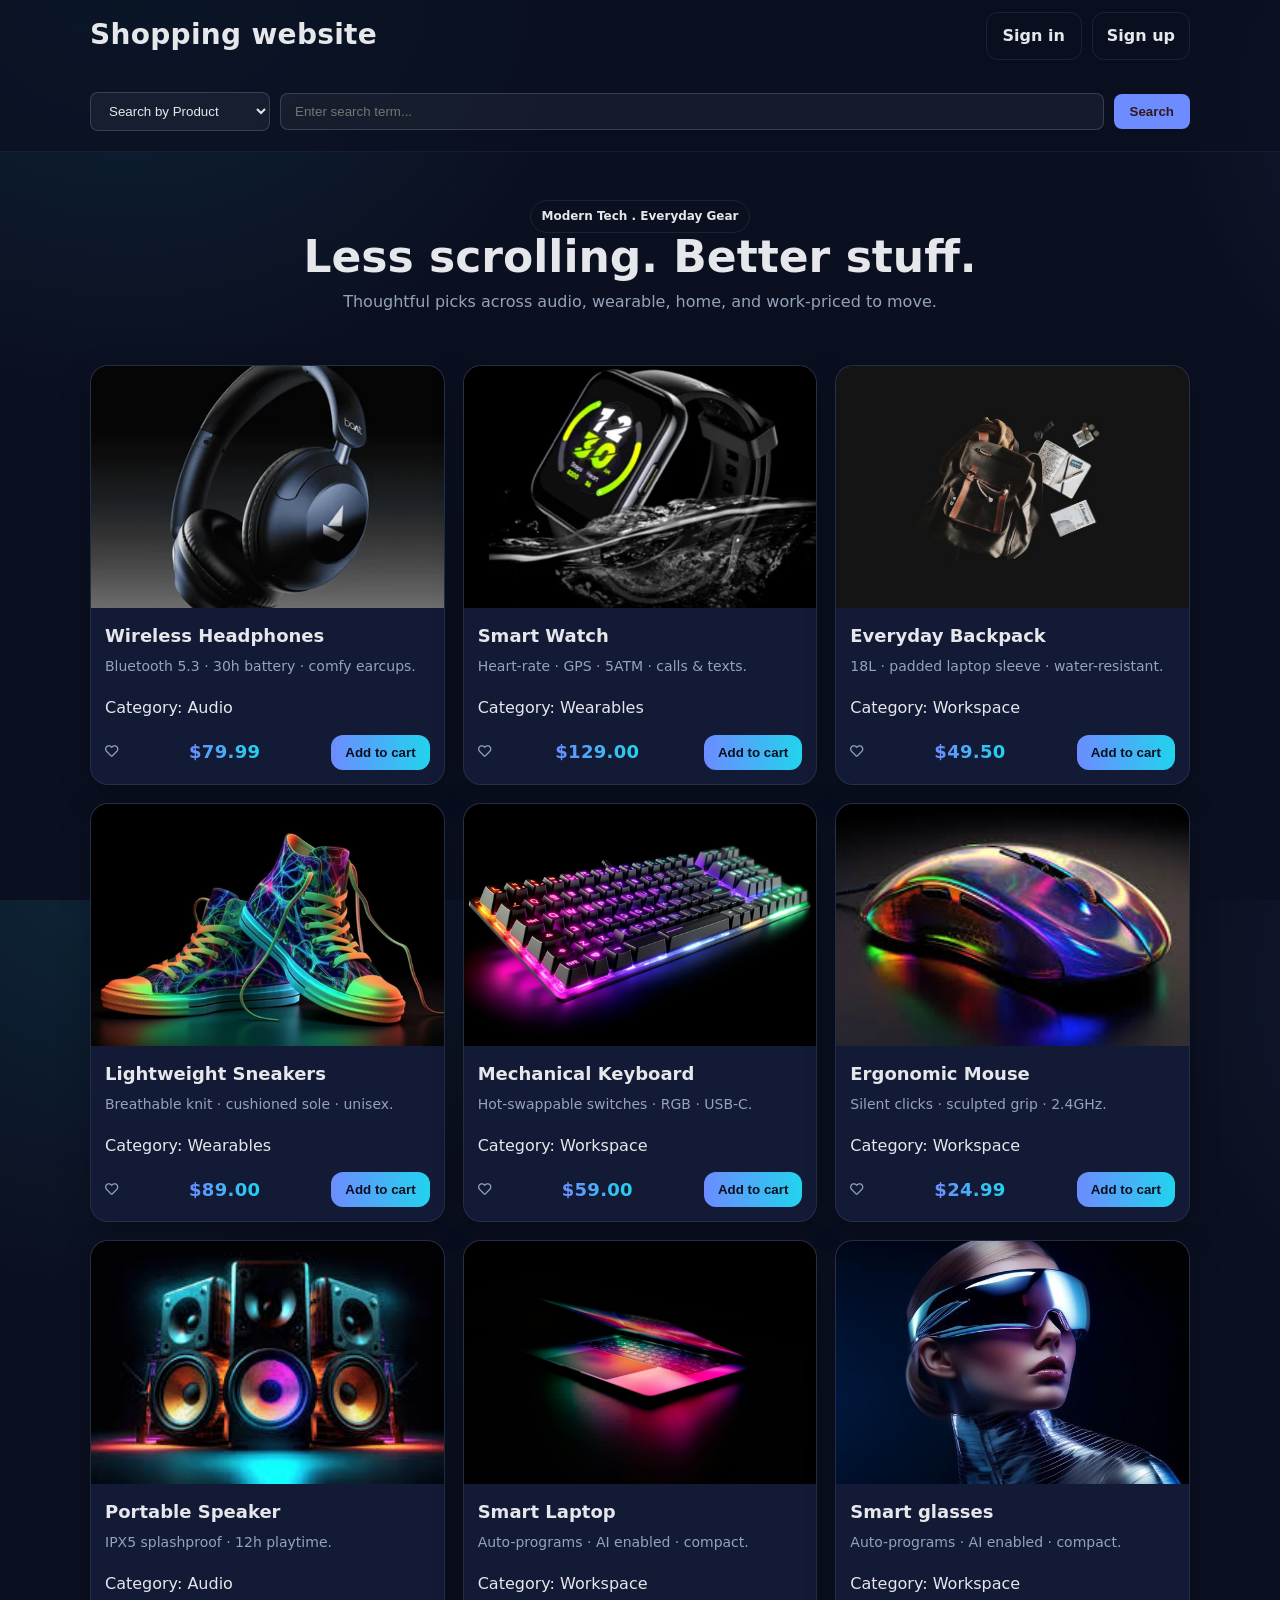
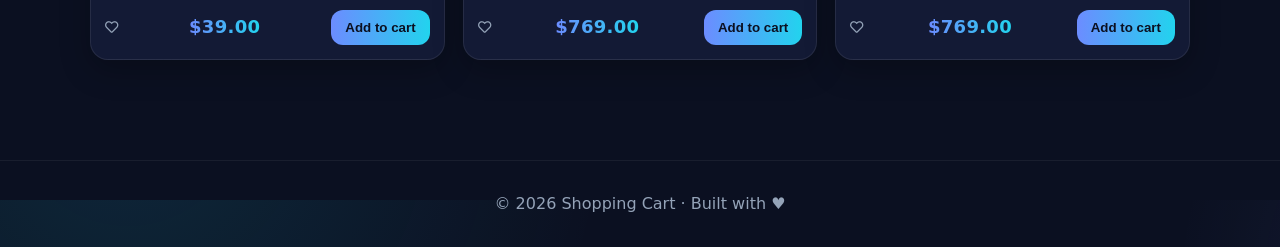
<file: index.html>
<!DOCTYPE html>
<html lang="en">
<head>
    <meta charset="UTF-8">
    <meta http-equiv="X-UA-Compatible" content="IE=edge">
    <meta name="viewport" content="width=device-width, initial-scale=1.0">
    <title>Shopping Cart || Home Page</title>
    <link rel="stylesheet" href="css/style.css"/>
    <link rel="stylesheet" href="css/all.css"/>
   
</head>
<body>

    <header>
         <div class="container">

             <div class="header-content">
                <a href="index.html" class="brand">Shopping website</a>

              <nav>
  <ul id="links">
    <li><a href="login.html">Sign in</a></li>
    <li><a href="register.html">Sign up</a></li>
  </ul>

  <ul id="user_info">
    <li><a href="#" id="user"></a></li>

    <li class="cart_wrapper">
      <a href="#" id="cart-toggle" class="shopping_cart">
        <i class="fas fa-shopping-cart"></i>
        <span class="cart-count">0</span>
      </a>

      <div class="carts_products" id="cart-dropdown">
      </div> </li>

    <li><a href="#" id="logout">Logout</a></li>
  </ul>
</nav>

             </div>
              
         </div>
         
    <section class="search-bar container">
  <select id="search-type" class="search-select">
    <option value="product">Search by Product</option>
    <option value="category">Search by Category</option>
  </select>

  <input id="search-input" type="text" class="search-input" placeholder="Enter search term...">
  <button id="search-btn" class="btn">Search</button>
</section>

</header>
    

    <main>
    <section class="hero">
      <div class="container">
        <span class="badge">Modern Tech . Everyday Gear</span>
        <h1>Less scrolling. Better stuff.</h1>
        <p>Thoughtful picks across audio, wearable, home, and work-priced to move.</p>
      </div>
    </section>

    <section class="products-section">
      <div class="container">
        <div class="products-grid">
                    <!-- 1: Wireless Headphones -->
          <article class="card" data-sku="AUD-WH100" data-price="79.99" data-category="Audio">
            <div class="card-media">
              <img src="images/headphones.webp" alt="Wireless Headphones" />
            </div>
            <div class="card-body">
              <h3 class="card-title">Wireless Headphones</h3>
              <p class="card-desc">Bluetooth 5.3 · 30h battery · comfy earcups.</p>
              <p class="card-category">Category: <span>Audio</span></p>
              <div class="card-row">
                <span class="price">$79.99</span>
                <button class="btn" type="button">Add to cart</button>
              </div>
            </div>
          </article>

          <!-- 2: Smart Watch -->
          <article class="card" data-sku="WRB-SW200" data-price="129.00" data-category="Wearables">
            <div class="card-media">
              <img src="images/smartwatch.webp" alt="Smart Watch"/>
            </div>
            <div class="card-body">
              <h3 class="card-title">Smart Watch</h3>
              <p class="card-desc">Heart-rate · GPS · 5ATM · calls & texts.</p>
              <p class="card-category">Category: <span>Wearables</span></p>
              <div class="card-row">
                <span class="price">$129.00</span>
                <button class="btn" type="button">Add to cart</button>
              </div>
            </div>
          </article>

          <!-- 3: Everyday Backpack -->
          <article class="card" data-sku="BAG-BP310" data-price="49.50" data-category="Workspace">
            <div class="card-media">
              <img src="images/backpack.jpg" alt="Everyday Backpack"/>
            </div>
            <div class="card-body">
              <h3 class="card-title">Everyday Backpack</h3>
              <p class="card-desc">18L · padded laptop sleeve · water-resistant.</p>
              <p class="card-category">Category: <span>Workspace</span></p>
              <div class="card-row">
                <span class="price">$49.50</span>
                <button class="btn" type="button">Add to cart</button>
              </div>
            </div>
          </article>

          <!-- 4: Lightweight Sneakers -->
          <article class="card" data-sku="FTW-SN901" data-price="89.00" data-category="Wearables">
            <div class="card-media">
              <img src="images/sneakers.jpg" alt="Lightweight Sneakers"/>
            </div>
            <div class="card-body">
              <h3 class="card-title">Lightweight Sneakers</h3>
              <p class="card-desc">Breathable knit · cushioned sole · unisex.</p>
              <p class="card-category">Category: <span>Wearables</span></p>
              <div class="card-row">
                <span class="price">$89.00</span>
                <button class="btn" type="button">Add to cart</button>
              </div>
            </div>
          </article>

          <!-- 5: Mechanical Keyboard -->
          <article class="card" data-sku="WRK-KB550" data-price="59.00" data-category="Workspace">
            <div class="card-media">
              <img src="images/keyboard.png" alt="Mechanical Keyboard"/>
            </div>
            <div class="card-body">
              <h3 class="card-title">Mechanical Keyboard</h3>
              <p class="card-desc">Hot-swappable switches · RGB · USB-C.</p>
              <p class="card-category">Category: <span>Workspace</span></p>
              <div class="card-row">
                <span class="price">$59.00</span>
                <button class="btn" type="button">Add to cart</button>
              </div>
            </div>
          </article>

          <!-- 6: Ergonomic Mouse -->
          <article class="card" data-sku="WRK-MS410" data-price="24.99" data-category="Workspace">
            <div class="card-media">
              <img src="images/mouse.jpeg" alt="Ergonomic Mouse"/>
            </div>
            <div class="card-body">
              <h3 class="card-title">Ergonomic Mouse</h3>
              <p class="card-desc">Silent clicks · sculpted grip · 2.4GHz.</p>
              <p class="card-category">Category: <span>Workspace</span></p>
              <div class="card-row">
                <span class="price">$24.99</span>
                <button class="btn" type="button">Add to cart</button>
              </div>
            </div>
          </article>

          <!-- 7: Portable Speaker -->
          <article class="card" data-sku="AUD-SP310" data-price="39.00" data-category="Audio">
            <div class="card-media">
              <img src="images/speaker.jpeg" alt="Portable Speaker"/>
            </div>
            <div class="card-body">
              <h3 class="card-title">Portable Speaker</h3>
              <p class="card-desc">IPX5 splashproof · 12h playtime.</p>
              <p class="card-category">Category: <span>Audio</span></p>
              <div class="card-row">
                <span class="price">$39.00</span>
                <button class="btn" type="button">Add to cart</button>
              </div>
            </div>
          </article>

          <!-- 8: Smart laptop -->
          <article class="card" data-sku="HOME-BL220" data-price="769.00" data-category="Workspace">
            <div class="card-media">
              <img src="images/laptop.jpeg" alt="Smart laptop"/>
            </div>
            <div class="card-body">
              <h3 class="card-title">Smart Laptop</h3>
              <p class="card-desc">Auto-programs · AI enabled · compact.</p>
              <p class="card-category">Category: <span>Workspace</span></p>
              <div class="card-row">
                <span class="price">$769.00</span>
                <button class="btn" type="button">Add to cart</button>
              </div>
            </div>
          </article>


          <!-- 8: Smart glasses -->
          <article class="card" data-sku="HOME-BL220" data-price="769.00" data-category="Workspace">
            <div class="card-media">
              <img src="images/glasses.jpg" alt="Smart glasses"/>
            </div>
            <div class="card-body">
              <h3 class="card-title">Smart glasses</h3>
              <p class="card-desc">Auto-programs · AI enabled · compact.</p>
              <p class="card-category">Category: <span>Workspace</span></p>
              <div class="card-row">
                <span class="price">$769.00</span>
                <button class="btn" type="button">Add to cart</button>
              </div>
            </div>
          </article>

        </div>
      </div>
    </section>
  </main>
  <footer>
    <div class="container">&copy; <span id="year"></span> Shopping Cart · Built with ♥</div>
  </footer>

  <script>
    document.getElementById('year').textContent = new Date().getFullYear();
  </script>

    

<script src="https://cdn.jsdelivr.net/npm/jquery@3.5.1/dist/jquery.slim.min.js"></script>
<script src="https://cdn.jsdelivr.net/npm/popper.js@1.16.1/dist/umd/popper.min.js"></script>
<script src="https://cdn.jsdelivr.net/npm/bootstrap@4.6.1/dist/js/bootstrap.bundle.min.js"></script>
<script src="js/user.js"></script>
<script src="js/script.js"></script>



</body>
</html>
</file>
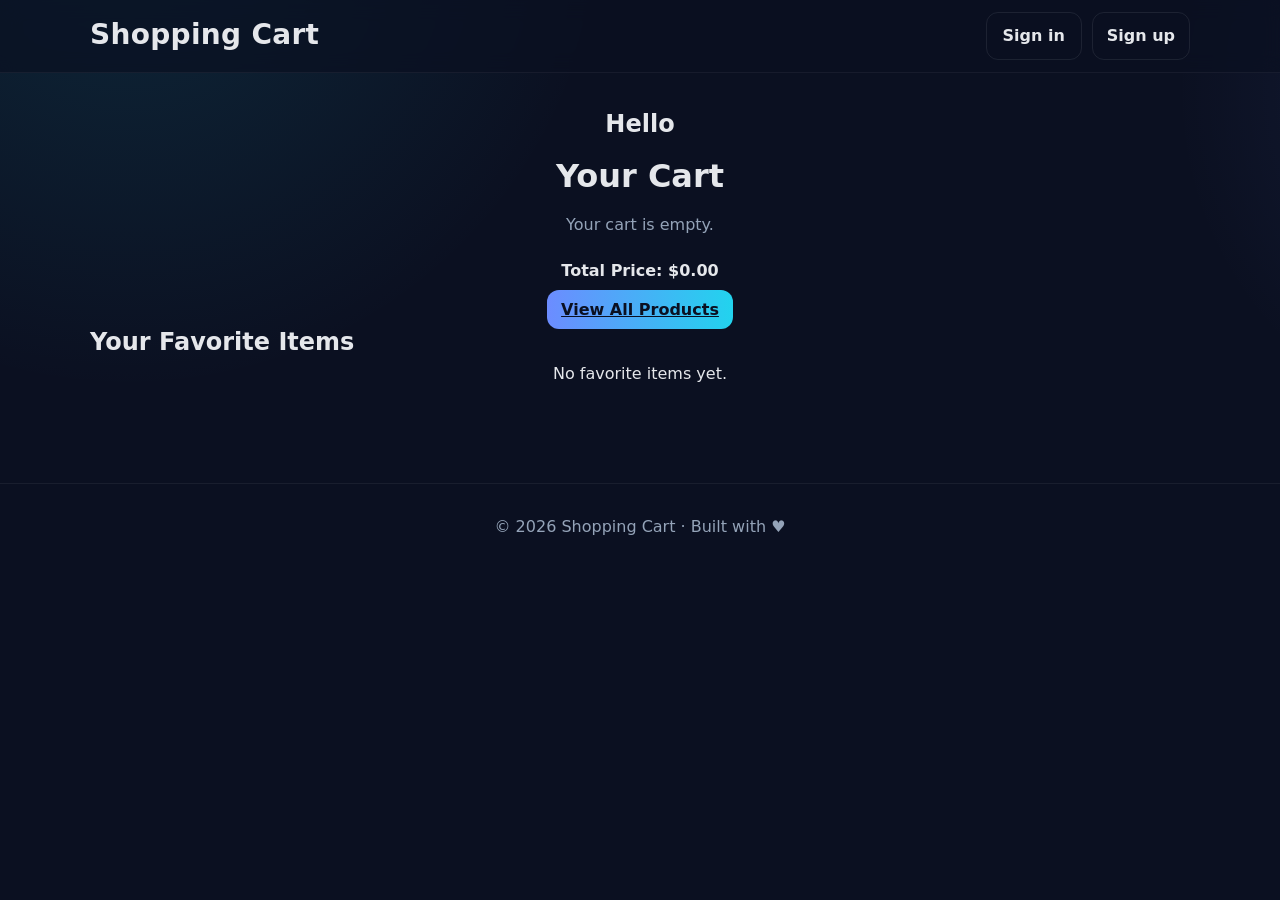
<file: cart.html>
<!DOCTYPE html>
<html lang="en">
<head>
  <meta charset="UTF-8" />
  <meta name="viewport" content="width=device-width, initial-scale=1.0" />
  <title>Your Cart</title>
  <link rel="stylesheet" href="css/style.css" />
</head>
<body>
  <header>
    <div class="container">
      <div class="header-content">
        <a href="index.html" class="brand">Shopping Cart</a>
        <nav>
  <ul id="links">
    <li><a href="login.html">Sign in</a></li>
    <li><a href="register.html">Sign up</a></li>
  </ul>

  <ul id="user_info" style="display:none">
    <li><a href="#" id="user"></a></li>

    <li class="cart-wrapper">
      <a href="cart.html" class="shopping_cart">
        Cart (<span class="cart-count">0</span>)
      </a>
      <div class="carts-products" style ="display:none">
        <div id="cart-dropdown"></div>
      </div>
    </li>

    <li><a href="#" id="logout">Logout</a></li>
  </ul>
</nav>


      </div>
    </div>
  </header>

  <main class="container" style="padding:32px 0 60px;">
  <h2 id="hello" class="center" style="margin-bottom:8px;"></h2>
  <h1 class="center">Your Cart</h1>

  <p id="cart-empty" class="center" style="margin-top:10px;color:var(--muted);display:none">
    Your cart is empty.
  </p>

  <div id="cart-list" class="cart-list"></div>

  <div class="center" style="margin-top:20px;font-weight:800">
    Total Price: <span id="cart-grand">$0.00</span>
  </div>

  <div class="center" style="margin-top:14px;">
    <a class="btn" href="index.html">View All Products</a>
  </div>





<section class="favorites">
  <h2>Your Favorite Items</h2>
  <p id="fav-empty" class="center">No favorite items yet.</p>
  <div id="favorites-list"></div>
</section>
</main>


  <footer>
    <div class="container">&copy; <span id="year"></span> Shopping Cart · Built with ♥</div>
  </footer>

  <script>document.getElementById('year').textContent = new Date().getFullYear();</script>
  <script src="js/user.js"></script>
  <script src="js/carts.js"></script>
  <script src="js/script.js"></script>

  

</body>
</html>
</file>
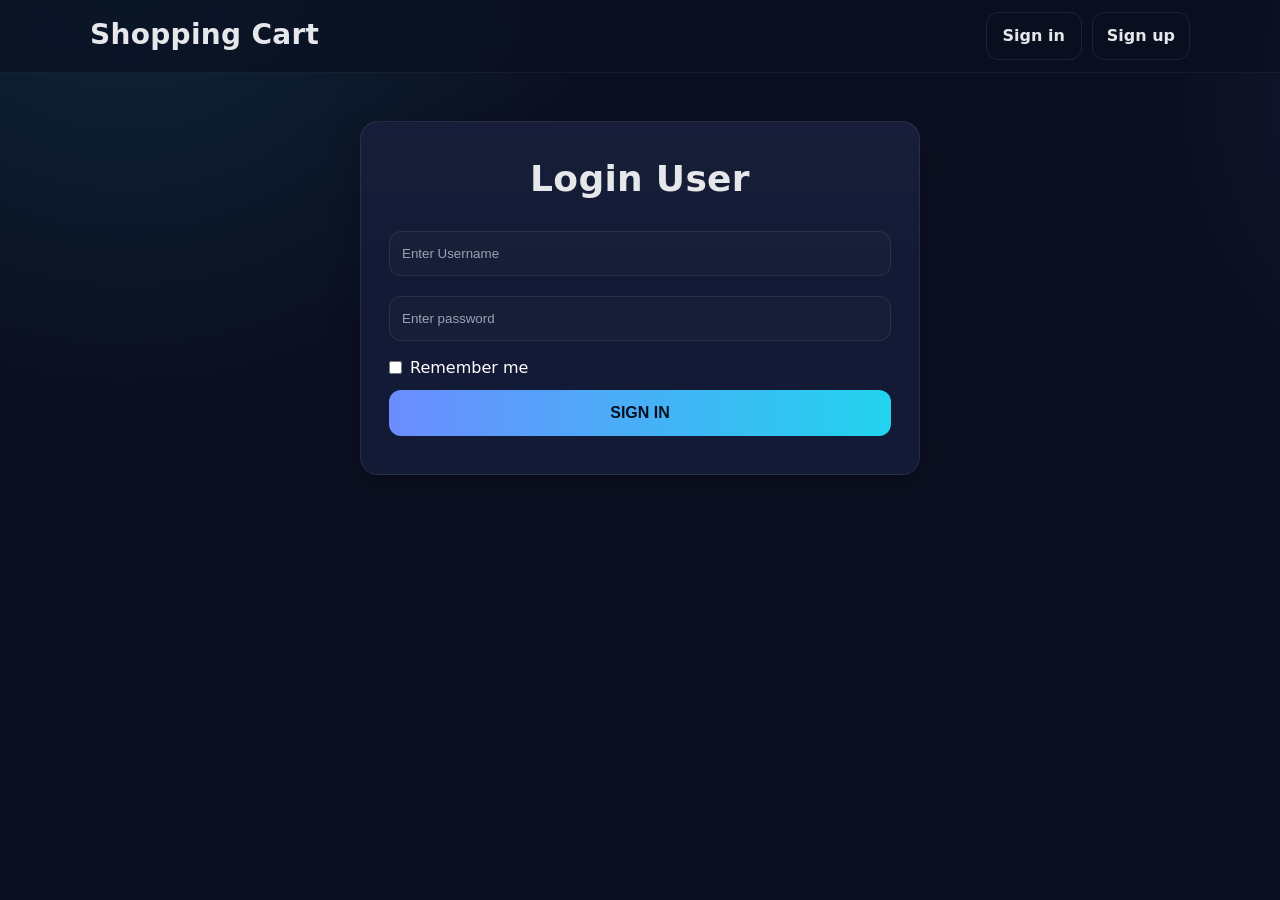
<file: login.html>
<!DOCTYPE html>
<html lang="en">
<head>
    <meta charset="UTF-8">
    <meta http-equiv="X-UA-Compatible" content="IE=edge">
    <meta name="viewport" content="width=, initial-scale=1.0">
    <title>Shopping Cart || Login Page</title>
    <link rel="stylesheet" href="css/style.css"/>
    <link rel="stylesheet" href="css/all.css"/>
   
</head>
<body>

    <header>
         <div class="container">

             <div class="header-content">
                <a href="index.html" class="brand">Shopping Cart</a>

              <nav>
                  <ul>
                      <li><a href="login.html">Sign in</a></li>
                      <li><a href="register.html">Sign up</a></li>
                  </ul>
              </nav>
             </div>
              
         </div>
    </header>
    
    <section class="section-form">
        <h2>Login User</h2>
        <form>
  <input type="text" placeholder="Enter Username" id="username">
  <input type="password" placeholder="Enter password" id="password">

  <div class="remember-row">
    <label>
      <input type="checkbox" id="remember_me">
      <span>Remember me</span>
    </label>
  </div>

  <input type="submit" value="sign in" id="sign_in">
</form>

    

<script src="https://cdn.jsdelivr.net/npm/jquery@3.5.1/dist/jquery.slim.min.js"></script>
<script src="https://cdn.jsdelivr.net/npm/popper.js@1.16.1/dist/umd/popper.min.js"></script>
<script src="https://cdn.jsdelivr.net/npm/bootstrap@4.6.1/dist/js/bootstrap.bundle.min.js"></script>
<script src="js/login.js"></script>
<script src="js/user.js"></script>

</body>
</html>
</file>
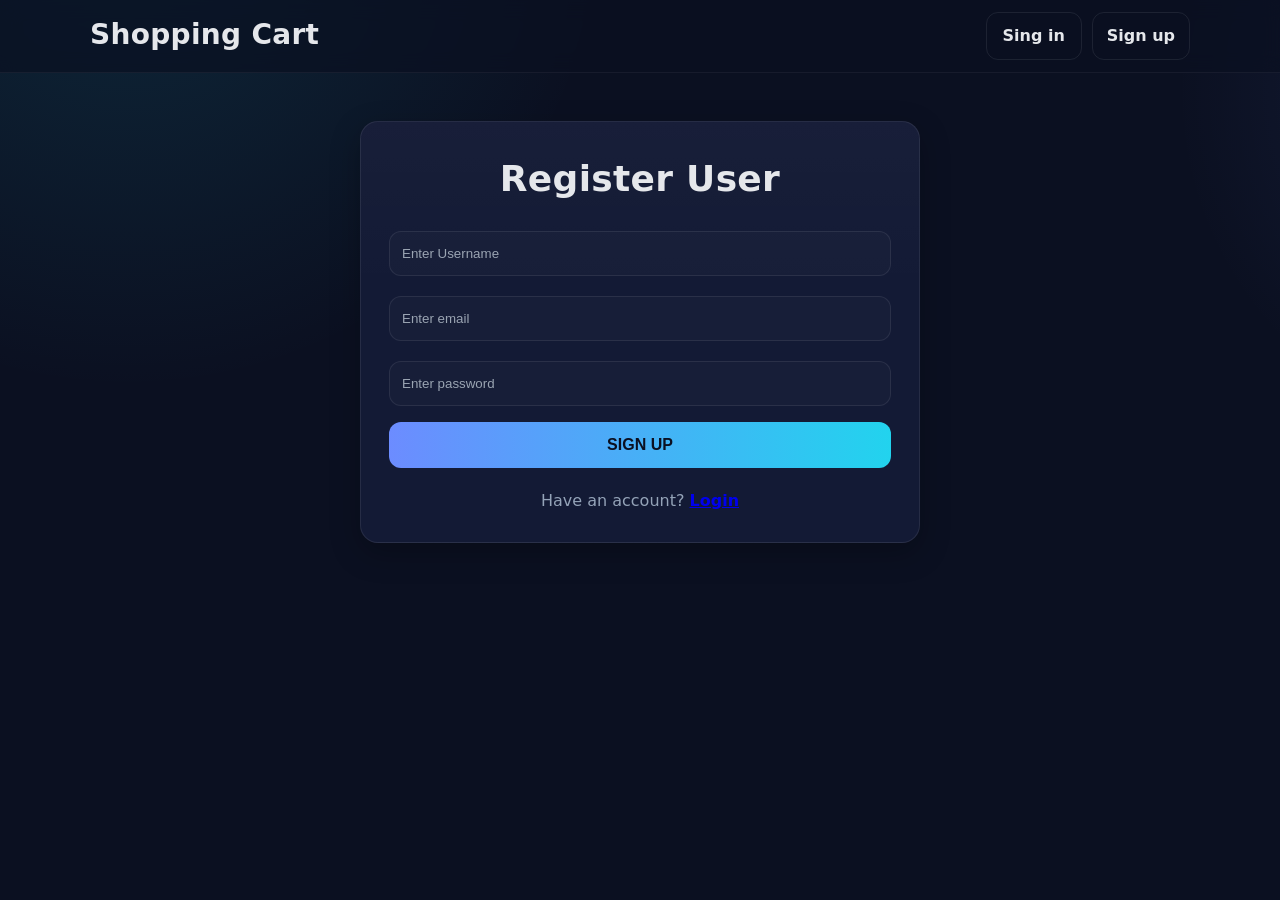
<file: register.html>
<!DOCTYPE html>
<html lang="en">
<head>
    <meta charset="UTF-8">
    <meta http-equiv="X-UA-Compatible" content="IE=edge">
    <meta name="viewport" content="width=device-width, initial-scale=1.0">
    <title>Shopping Cart || Register Page</title>
    <link rel="stylesheet" href="css/style.css"/>
    <link rel="stylesheet" href="css/all.css"/>
   
</head>
<body>

    <header>
         <div class="container">

             <div class="header-content">
                <a href="index.html" class="brand">Shopping Cart</a>

              <nav>
                  <ul>
                      <li><a href="login.html">Sing in</a></li>
                      <li><a href="register.html">Sign up</a></li>
                  </ul>
              </nav>
             </div>
              
         </div>
    </header>
    
    <section class="section-form">
        <h2>Register User</h2>
        <form >
            <input type="text" placeholder="Enter Username" id="username">
            <input type="email" placeholder="Enter email" id="email">
            <input type="password" placeholder="Enter password" id="password">

            <input type="submit" value= "sign up" id="sign_up">
            <p style="margin-top:10px;color:var(--muted);">
  Have an account?
  <a href="login.html" style="font-weight:700;">Login</a>
</p>

        </form>
    </section>
    

<script src="https://cdn.jsdelivr.net/npm/jquery@3.5.1/dist/jquery.slim.min.js"></script>
<script src="https://cdn.jsdelivr.net/npm/popper.js@1.16.1/dist/umd/popper.min.js"></script>
<script src="https://cdn.jsdelivr.net/npm/bootstrap@4.6.1/dist/js/bootstrap.bundle.min.js"></script>
<script src="js/user.js"></script>
<script src="js/register.js"></script>

<div id="toast" style="
  position:fixed;left:50%;top:24px;transform:translateX(-50%);
  background:rgba(34,197,94,.95);color:#0b1021;
  padding:12px 16px;border-radius:10px;font-weight:800;
  box-shadow:0 10px 30px rgba(0,0,0,.25);display:none;z-index:9999;">
  Account created successfully
</div>

</body>
</html>
</file>
<file: css/style.css>
:root{
  --bg:#0b1021;
  --card:#131a35;
  --accent:#6c8cff;
  --accent-2:#22d3ee;
  --text:#e5e7eb;
  --muted:#94a3b8;
  --ok:#10b981;
  --danger:#ef4444;
  --shadow:0 10px 30px rgba(0,0,0,.25);
}

*{box-sizing:border-box;margin:0;padding:0}
html,body{height:100%}
body{
  font-family:system-ui,-apple-system,Segoe UI,Roboto,Ubuntu,Cantarell,Noto Sans,
    Helvetica,Arial,"Apple Color Emoji","Segoe UI Emoji";
  background: radial-gradient(1200px 1200px at 10% -10%, rgba(34,211,238,.12), transparent 40%) ,
              radial-gradient(900px 900px at 120% 10%, rgba(108,140,255,.12), transparent 40%) ,
              var(--bg);
  color:var(--text);
  line-height:1.6;
}

/* Layout helpers */
.container{width:min(1100px, 92%); margin-inline:auto}

/* Header */
header{
  position:sticky; top:0; z-index:50;
  background:rgba(11,16,33,.7);
  backdrop-filter: blur(10px);
  border-bottom:1px solid rgba(255,255,255,.05);
}


.header-content{
  display:flex; align-items:center; justify-content:space-between; gap:10px;
  padding:12px 0;
}
.brand{
  text-decoration:none; color:var(--text); font-weight:800; letter-spacing:.3px;
  font-size:clamp(20px, 2.2vw, 28px);
}
.brand:hover{color:var(--accent)}
nav ul{list-style:none; display:flex; gap:10px; align-items:center; flex-wrap: nowrap;}
nav li a{
  display:inline-flex; align-items:center; justify-content:center;
  padding:10px 14px; min-width:96px;
  text-decoration:none; color:var(--text); font-weight:600;
  border:1px solid rgba(255,255,255,.08);
  border-radius:12px; transition:all .2s ease;
}
nav li a:hover{transform:translateY(-1px); border-color:rgba(255,255,255,.18); background:rgba(255,255,255,.04)}
/*nav ul#user_info{display:none}*/

/* Hero / banner on home when there's no cart yet */
.hero{
  padding:48px 0 6px;
  text-align:center;
}
.hero h1{
  font-size:clamp(28px, 4vw, 44px);
  line-height:1.1;
}
.hero p{ color:var(--muted); margin-top:8px}

/* Products grid */
.products-section{ padding:22px 0 64px;}
.products-grid{
  margin-top:22px;
  display:grid;
  grid-template-columns: repeat( auto-fit, minmax(280px, 1fr) );
  gap:18px;
}
.card{
  background:linear-gradient(180deg, rgba(255,255,255,.02), transparent 40%) , var(--card);
  border:1px solid rgba(255,255,255,.08);
  border-radius:18px; overflow:hidden; box-shadow:var(--shadow);
  display:flex; flex-direction:column;
}
.card-media{
  aspect-ratio: 16 / 11; width:100%;
  background:linear-gradient(135deg, rgba(108,140,255,.18), rgba(34,211,238,.18));
  display:flex; align-items:center; justify-content:center;
  font-weight:800; font-size:18px; color:rgba(255,255,255,.85);
}
.card-body{ padding:14px }
.card-title{ font-weight:700; font-size:18px}
.card-desc{ color:var(--muted); font-size:14px; margin-top:4px; min-height:40px}

.card-row{ display:flex; align-items:center; justify-content:space-between; gap:10px; margin-top:14px}
.price{
  font-weight:800; letter-spacing:.3px;
  background:linear-gradient(90deg, var(--accent), var(--accent-2));
  -webkit-background-clip:text; background-clip:text; color:transparent;
  font-size:18px;
}
.btn{
  cursor:pointer; border:none; border-radius:12px; padding:10px 14px;
  font-weight:700; color:var(--bg); background:linear-gradient(90deg, var(--accent), var(--accent-2));
  transition:transform .15s ease, filter .15s ease;
}
.btn:hover{ transform:translateY(-1px); filter:saturate(1.1)}



.card-media { padding: 0; overflow: hidden; }
.card-media img{
  width:100%; height:100%;
  aspect-ratio:16/11; object-fit:cover; display:block;
}


/* Forms (login/register) */
.section-form{
  width:min(560px, 94%); margin:48px auto; text-align:center;
  background:linear-gradient(180deg, rgba(255,255,255,.02), transparent 40%) , var(--card);
  border:1px solid rgba(255,255,255,.08);
  padding:28px; border-radius:18px; box-shadow:var(--shadow);
}
.section-form h2{
  font-size:clamp(26px, 3vw, 36px); letter-spacing:.3px; color:var(--text); margin-bottom:14px
}
.section-form form input{
  width:100%; margin:10px 0; height:auto;
  border:1px solid rgba(255,255,255,.08); background:rgba(255,255,255,.02);
  padding:14px 12px; border-radius:12px; color:var(--text); outline:none;
}
.section-form form input::placeholder{ color:#9aa4b2}
.section-form form input[type="submit"]{
  margin-top:6px; text-transform:uppercase; font-size:16px;
  background:linear-gradient(90deg, var(--accent), var(--accent-2));
  color:var(--bg); cursor:pointer; border:none; font-weight:800;
}
.section-form form input[type="submit"]:hover{ filter:saturate(1.1)}

/* Utilities */
.badge{
  display:inline-flex; align-items:center; gap:6px;
  padding:6px 10px; border-radius:999px; font-weight:700;
  font-size:12px; color:var(--text);
  border:1px solid rgba(255,255,255,.08);
}
.badge.ok{ border-color: rgba(16,185,129,.35)}
.center{text-align:center}

/* Footer */
footer{
  border-top:1px solid rgba(255,255,255,.06);
  color:var(--muted); padding:30px 0; text-align:center; margin-top:36px;
}


/* Cart table */
.cart-table th, .cart-table td{
  border-bottom:1px solid rgba(255,255,255,.08);
  padding:10px 6px;
}
.qty-cell{ display:flex; align-items:center; gap:8px }
.qty-btn, .remove-btn{
  border:1px solid rgba(255,255,255,.12);
  background:rgba(255,255,255,.02);
  color:var(--text);
  padding:6px 10px; border-radius:10px; cursor:pointer; font-weight:700
}
.qty-btn:hover, .remove-btn:hover{ border-color:rgba(255,255,255,.2) }



.remember-row {
  display: flex;
  justify-content: flex-start;  /* align to the left */
  align-items: center;
  margin: 20px 10 20px 20px;
  color: #fff;
}

.remember-row label {
  display: flex;
  align-items: center;
  gap: 8px;
}

/* prevent "Remember me" from breaking into two lines */
.remember-row span {
  white-space: nowrap;
}

/* Search box */
/* --- Search Bar --- */
.search-bar {
  display: flex;
  flex-wrap: wrap;
  align-items: center;
  gap: 10px;
  justify-content: center;
  margin: 20px auto;
}

.search-select, .search-input {
  padding: 10px 14px;
  border: 1px solid rgba(255, 255, 255, 0.15);
  background: rgba(255, 255, 255, 0.05);
  color: var(--text);
  border-radius: 8px;
  outline: none;
}

.search-select {
  min-width: 180px;
}

.search-input {
  flex: 1;
  min-width: 250px;
}

#search-btn {
  background: var(--accent, #3b82f6);
  color: #321919;
  border: none;
  border-radius: 8px;
  padding: 10px 16px;
  cursor: pointer;
  transition: background 0.2s ease;
}
#search-btn:hover {
  background: #2563eb;
}


/* Heart (favorite) icon button */
.icon-btn{
  border:none;
  background:transparent;
  cursor:pointer;
  display:inline-flex;
  align-items:center;
  gap:6px;
  font-weight:700;
  color:var(--muted);
}
.icon-btn.heart .fa-heart{ transition: transform .15s ease; }
.icon-btn.heart.is-fav{ color:#ef4444; }
.icon-btn.heart.is-fav .fa-heart{ transform: scale(1.05); }

/* Remove from cart (red) */
.btn.remove{
  background: linear-gradient(90deg, var(--danger), #f59e0b);
  color: #fff;
}



.cart-list{
  display:grid;
  grid-template-columns: repeat(2, 1fr);
  gap:20px;
}
@media (max-width: 900px){
  .cart-list{ grid-template-columns: 1fr; }
}

.cart-item{
  background: linear-gradient(180deg, rgba(255,255,255,.02), transparent 40%), var(--card, #101724);
  border:1px solid rgba(255,255,255,.08);
  border-radius:16px;
  padding:14px;
  display:grid;
  grid-template-columns: 110px 1fr auto;
  gap:14px;
  align-items:center;
}
.cart-item img{
  width:110px; height:110px;
  object-fit:cover;
  border-radius:12px;
  display:block;
}
.cart-item h3{ margin:0; }
.cart-item .meta{
  color:var(--muted, #aaa);
  margin:6px 0 8px;
  font-size:14px;
}
.qty-controls{
  display:flex;
  align-items:center;
  gap:8px;
}
.qty-btn{
  border:1px solid rgba(255,255,255,.12);
  background:rgba(255,255,255,.02);
  color:var(--text, #fff);
  padding:6px 10px;
  border-radius:10px;
  cursor:pointer;
  font-weight:700;
}
.btn.remove{
  background: linear-gradient(90deg, var(--danger, #dc2626), #f59e0b);
  color:#fff;
}


/* Cart dropdown under icon */
/* Cart dropdown */
.cart-wrapper {
  position: relative;
}

.carts-products p {
  margin: 0 0 6px;
}

.carts_products {
  display: none;           /* hidden by default */
  position: absolute;
  top: 50px;
  right: 0;
  width: 260px;
  background: #020617;     /* dark background */
  color: #f9fafb;          /* light text */
  padding: 10px;
  border-radius: 10px;
  border: 1px solid rgba(148,163,184,0.6);
  z-index: 5000;
  box-shadow: 0 20px 40px rgba(0,0,0,0.4);
}

/* when JS adds .show */
.carts_products.show {
  display: block;
}

.view-cart-btn {
  display: block;
  margin-top: 8px;
  text-align: center;
  padding: 6px 0;
  border-radius: 8px;
  background: #22c55e;
  color: #0f172a;
  font-weight: 600;
}


.product_item {
  background: linear-gradient(180deg, rgba(255,255,255,.02), transparent 40%), var(--card);
  border: 1px solid rgba(255,255,255,.08);
  border-radius: 16px;
  padding: 14px;
  display: grid;
  grid-template-columns: 110px 1fr;
  gap: 14px;
  align-items: center;
  box-shadow: var(--shadow);
}
.product_item_img {
  width: 110px;
  height: 110px;
  object-fit: cover;
  border-radius: 12px;
  display: block;
}
.product_item_desc h2 { margin: 0; }
.product_item_desc span { color: var(--muted); }


/* Mini cart items inside dropdown */
.mini-item {
  background: rgba(15,23,42,0.9);
  border-radius: 10px;
  padding: 8px 10px;
  margin-bottom: 8px;
  border: 1px solid rgba(148,163,184,0.5);
}

.mini-header {
  display: flex;
  justify-content: space-between;
  align-items: center;
  margin-bottom: 6px;
}

.mini-title {
  font-size: 14px;
  font-weight: 600;
}

.mini-price {
  font-size: 13px;
  color: #e5e7eb;
}

.mini-qty {
  display: flex;
  align-items: center;
  gap: 6px;
}

.mini-btn {
  border: 1px solid rgba(148,163,184,0.8);
  background: #e5e7eb;
  color: #111827;
  padding: 2px 8px;
  border-radius: 6px;
  cursor: pointer;
  font-weight: 700;
}

.mini-qty-value {
  min-width: 18px;
  text-align: center;
}
</file>
